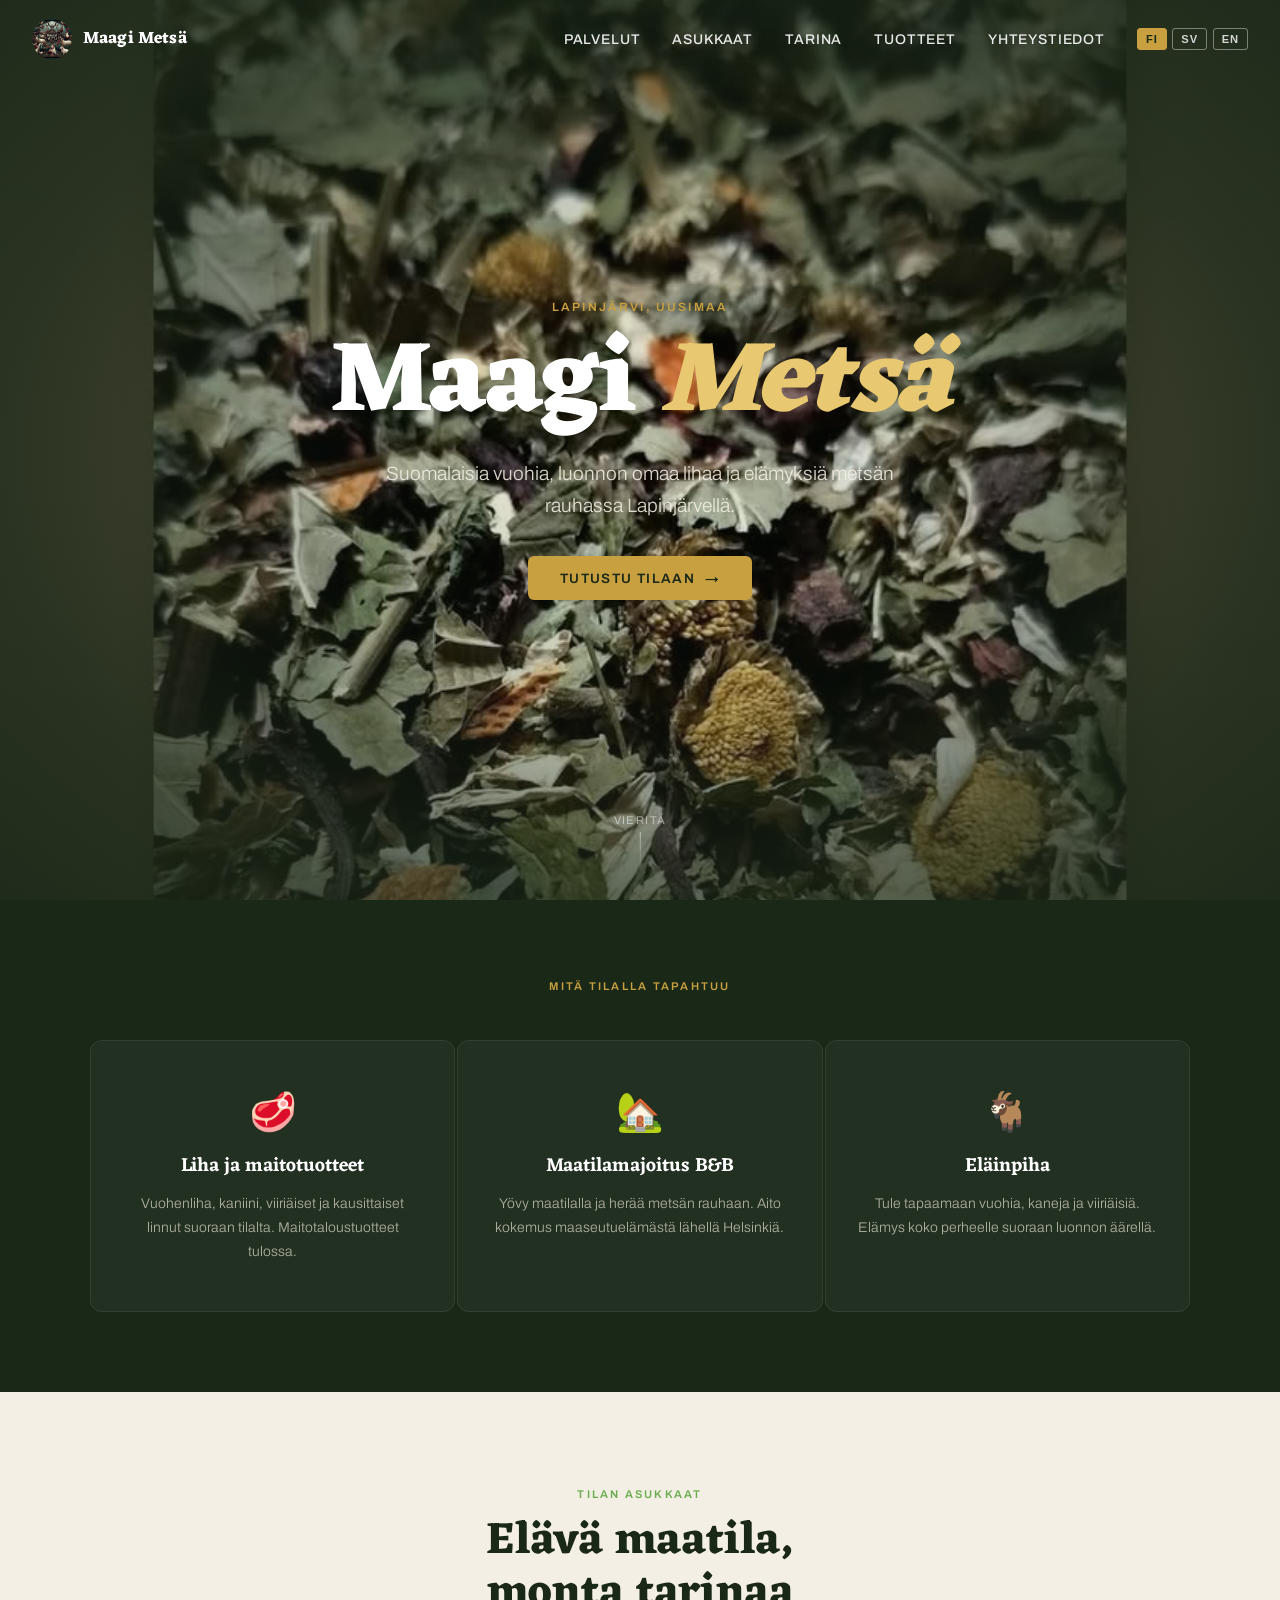
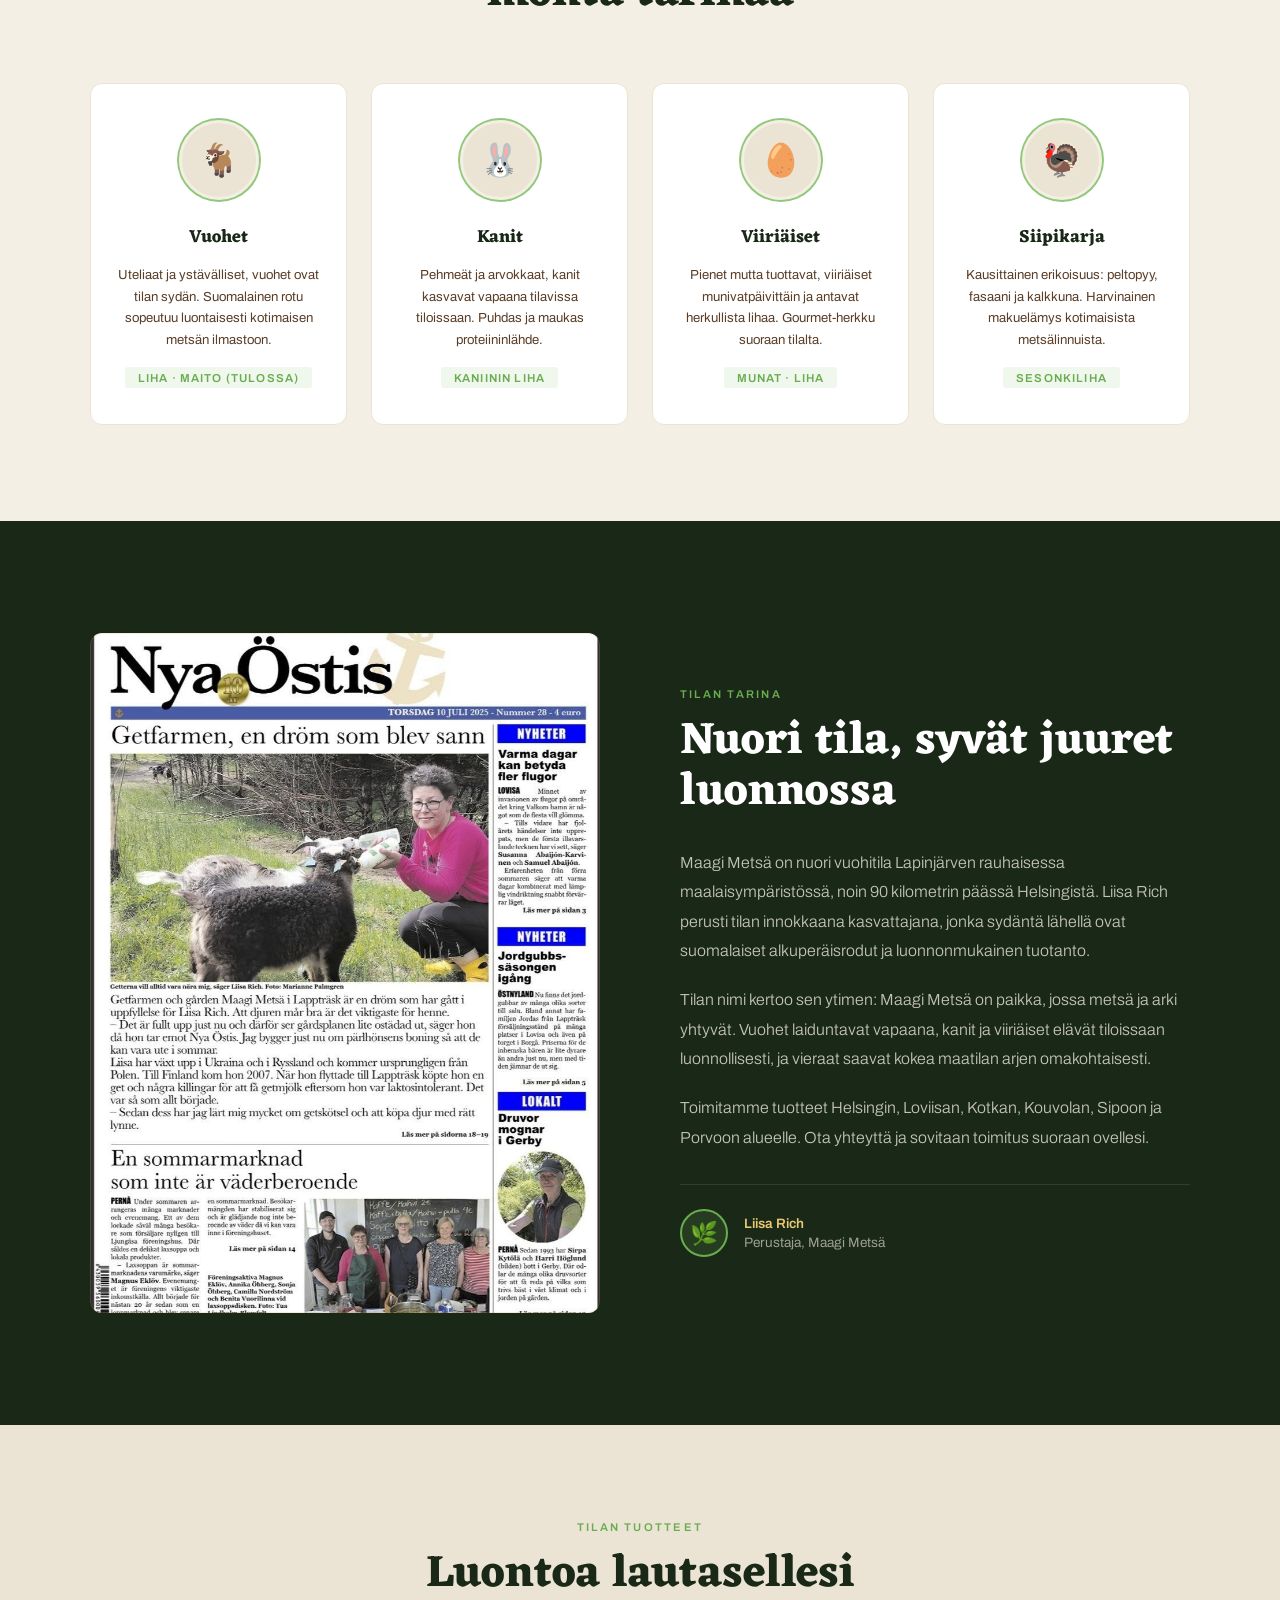
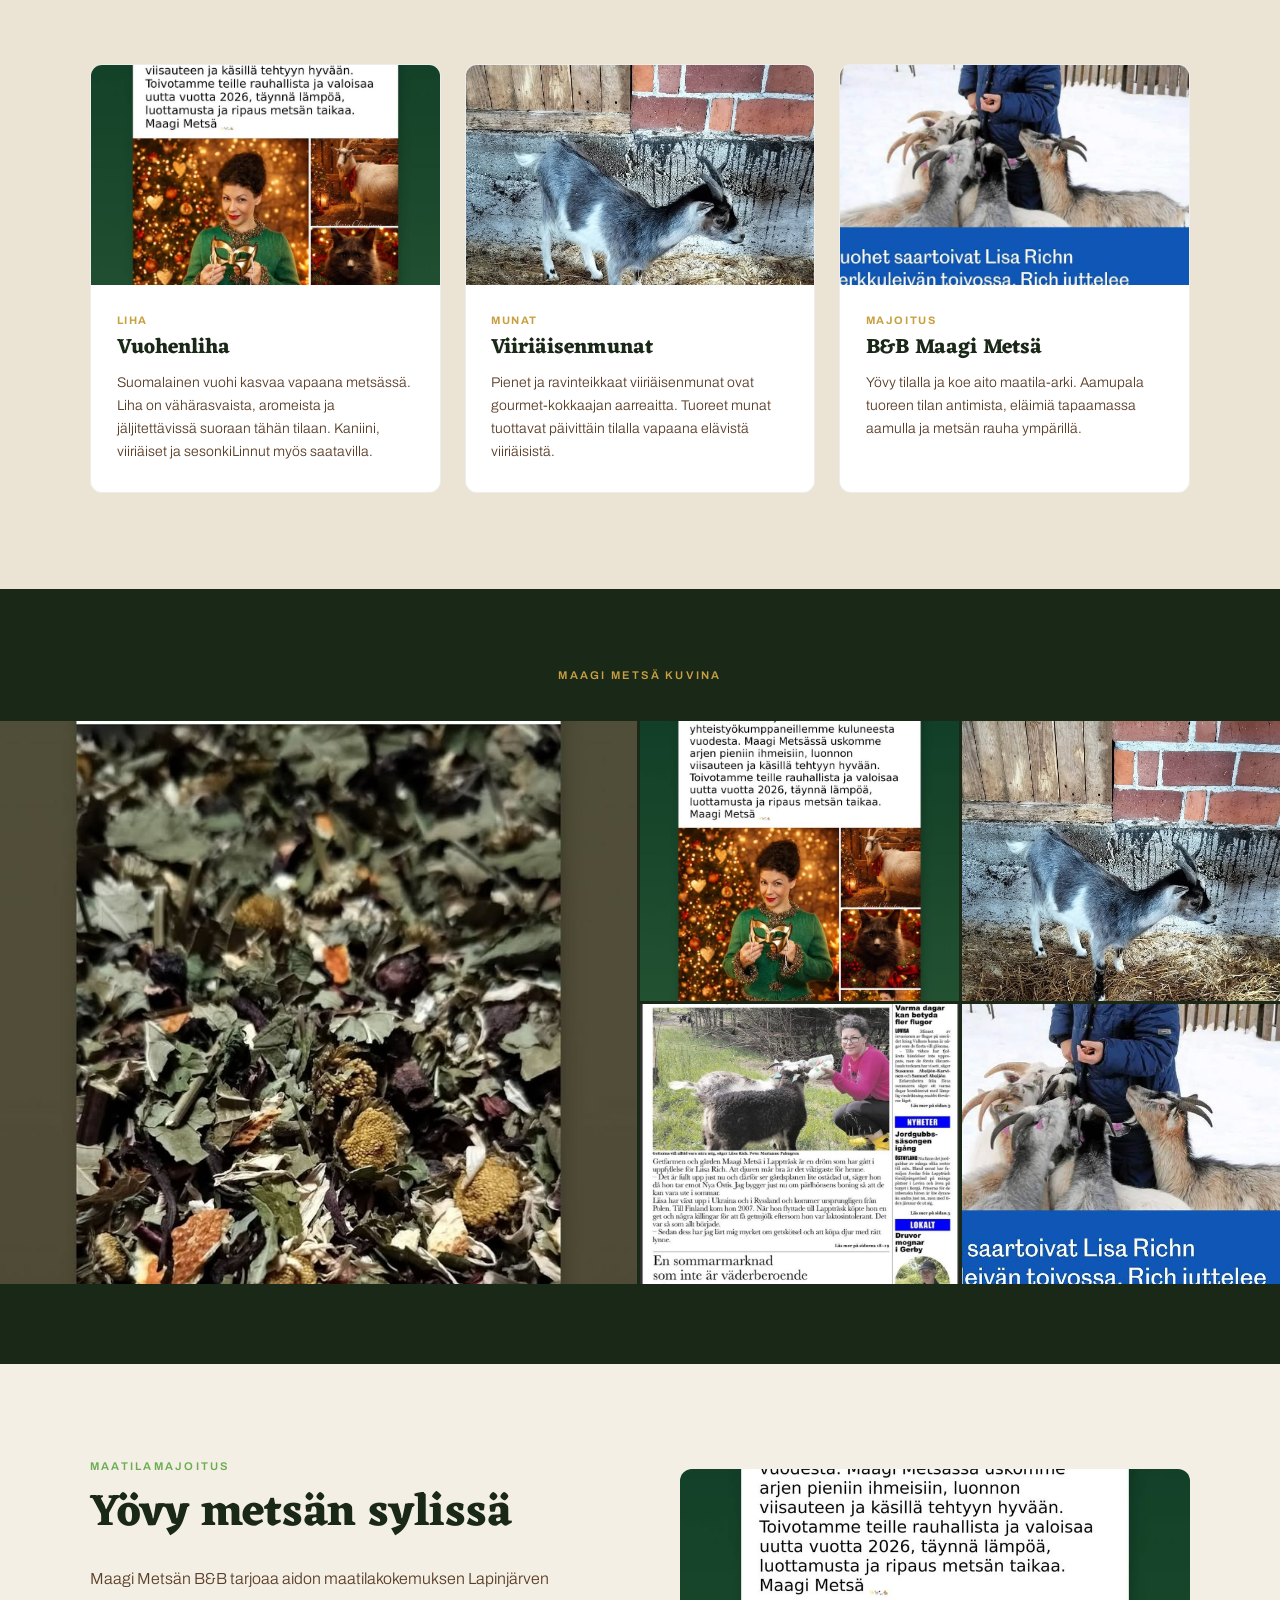
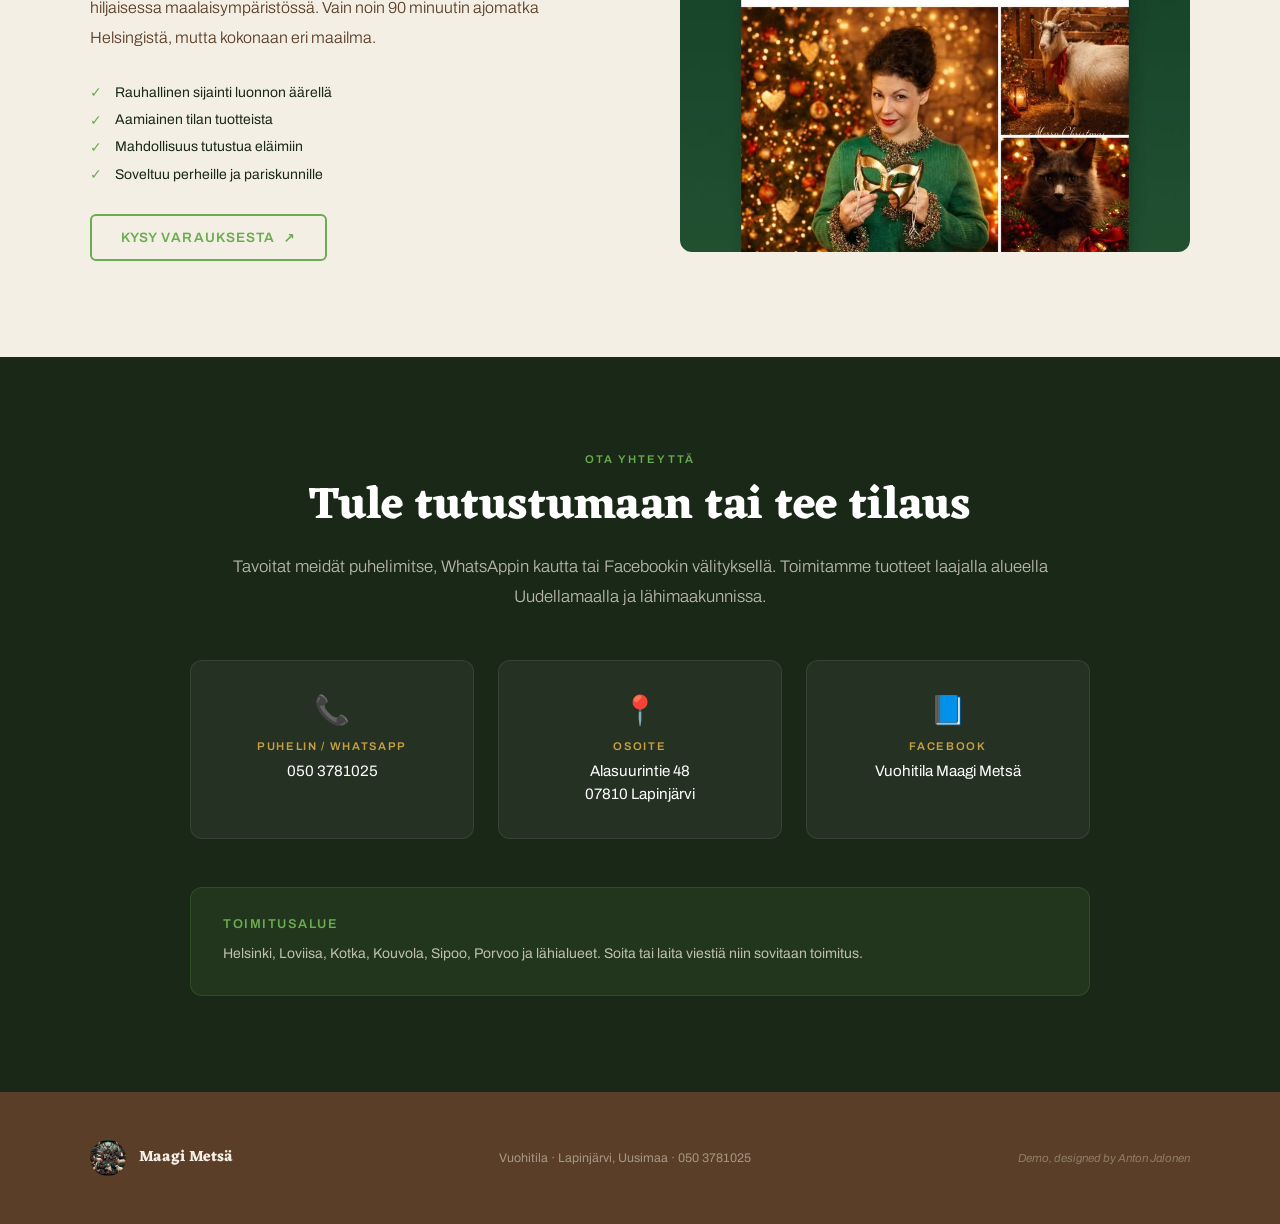
<file: index.html>
<!DOCTYPE html>
<html lang="fi">
<head>
  <meta charset="UTF-8">
  <meta name="viewport" content="width=device-width, initial-scale=1.0">
  <title data-lang-fi="Vuohitila Maagi Metsä — Lapinjärvi, Uusimaa" data-lang-sv="Getgård Maagi Metsä — Lappträsk, Nyland" data-lang-en="Maagi Metsä Goat Farm — Lapinjärvi, Uusimaa">Vuohitila Maagi Metsä — Lapinjärvi, Uusimaa</title>
  <meta name="description" content="Vuohitila Maagi Metsä — suomalaisia vuohia, luomutuotteita ja maatilamajoitusta Lapinjärvellä, Uudellamaalla.">
  <link rel="preconnect" href="https://fonts.googleapis.com">
  <link rel="preconnect" href="https://fonts.gstatic.com" crossorigin>
  <link href="https://fonts.googleapis.com/css2?family=Eczar:wght@400;500;600;700;800&family=Archivo:ital,wght@0,300;0,400;0,500;0,600;1,300;1,400&display=swap" rel="stylesheet">

  <style>
    *, *::before, *::after { box-sizing: border-box; margin: 0; padding: 0; }

    :root {
      --night:   #1a2818;
      --bark:    #5a3e28;
      --sage:    #6aac50;
      --sage-lt: #92c87a;
      --gold:    #c8a040;
      --gold-lt: #e8c870;
      --cream:   #f4efe4;
      --cream-dk:#ebe4d4;
      --mist:    #d0cfc4;
      --white:   #ffffff;

      --font-display: 'Eczar', Georgia, serif;
      --font-body:    'Archivo', system-ui, sans-serif;

      --r-card:   12px;
      --r-circle: 50%;
      --r-btn:    6px;

      --ease: cubic-bezier(0.16, 1, 0.3, 1);
    }

    html { scroll-behavior: smooth; }
    body { font-family: var(--font-body); color: var(--night); background: var(--cream); overflow-x: hidden; }

    /* LANGUAGE SYSTEM */
    body.lang-sv .lang-fi,
    body.lang-sv .lang-en,
    body.lang-en .lang-fi,
    body.lang-en .lang-sv,
    body.lang-fi .lang-sv,
    body.lang-fi .lang-en { display: none !important; }

    .lang-fi, .lang-sv, .lang-en { display: inherit; }
    .i18n-block { display: block; }
    body.lang-sv .i18n-block.lang-sv,
    body.lang-en .i18n-block.lang-en,
    body.lang-fi .i18n-block.lang-fi { display: block; }

    /* NAV */
    nav {
      position: fixed; top: 0; left: 0; width: 100%; z-index: 100;
      padding: 1.2rem 2rem;
      display: flex; align-items: center; justify-content: space-between;
      transition: background 0.4s var(--ease), box-shadow 0.4s var(--ease);
    }
    nav.solid {
      background: var(--cream);
      box-shadow: 0 1px 0 rgba(26,40,24,0.08);
    }
    .nav-logo {
      display: flex; align-items: center; gap: 0.7rem; text-decoration: none;
    }
    .nav-logo img { width: 40px; height: 40px; border-radius: 50%; object-fit: cover; }
    .nav-wordmark {
      font-family: var(--font-display); font-weight: 700; font-size: 1.05rem;
      color: var(--white); letter-spacing: 0.02em;
      transition: color 0.4s;
    }
    nav.solid .nav-wordmark { color: var(--night); }

    .nav-links { display: flex; align-items: center; gap: 2rem; }
    .nav-links a {
      font-family: var(--font-body); font-size: 0.875rem; font-weight: 500;
      text-decoration: none; color: rgba(255,255,255,0.9);
      letter-spacing: 0.06em; text-transform: uppercase;
      transition: color 0.3s, opacity 0.3s;
    }
    .nav-links a:hover { color: var(--gold-lt); }
    nav.solid .nav-links a { color: var(--night); }
    nav.solid .nav-links a:hover { color: var(--sage); }

    .lang-btns { display: flex; gap: 0.35rem; }
    .lang-btn {
      background: none; border: 1px solid rgba(255,255,255,0.4);
      color: rgba(255,255,255,0.8); font-size: 0.7rem; font-weight: 600;
      letter-spacing: 0.08em; padding: 0.25rem 0.5rem; border-radius: 3px;
      cursor: pointer; transition: all 0.2s;
    }
    .lang-btn:hover, .lang-btn.active { background: var(--gold); border-color: var(--gold); color: var(--night); }
    nav.solid .lang-btn { border-color: var(--mist); color: var(--bark); }
    nav.solid .lang-btn:hover, nav.solid .lang-btn.active { background: var(--gold); border-color: var(--gold); color: var(--night); }

    .nav-hamburger {
      display: none; flex-direction: column; gap: 5px; cursor: pointer;
      background: none; border: none; padding: 4px;
    }
    .nav-hamburger span { display: block; width: 22px; height: 2px; background: var(--white); border-radius: 2px; transition: background 0.4s; }
    nav.solid .nav-hamburger span { background: var(--night); }

    /* HERO — Portal Veil */
    .hero {
      position: relative; width: 100%; height: 100vh; min-height: 600px;
      overflow: hidden; display: flex; align-items: center; justify-content: center;
    }
    .hero-bg {
      position: absolute; inset: 0;
      background: url('images/gallery1.jpg') center center / cover no-repeat;
    }
    .hero-veil {
      position: absolute; inset: 0;
      background: radial-gradient(
        ellipse at center,
        rgba(26,40,24,0.05) 0%,
        rgba(26,40,24,0.25) 40%,
        rgba(26,40,24,0.70) 70%,
        rgba(26,40,24,0.90) 100%
      );
    }
    .hero-content {
      position: relative; z-index: 2; text-align: center;
      padding: 2rem; max-width: 760px;
    }
    .hero-eyebrow {
      font-family: var(--font-body); font-size: 0.75rem; font-weight: 600;
      letter-spacing: 0.18em; text-transform: uppercase;
      color: var(--gold); margin-bottom: 1.2rem;
      opacity: 0; transform: translateY(16px);
      animation: fadeUp 0.8s var(--ease) 0.2s forwards;
    }
    .hero-name {
      font-family: var(--font-display); font-weight: 800; font-size: clamp(3rem, 8vw, 6.5rem);
      color: var(--white); line-height: 1.0; letter-spacing: -0.02em;
      margin-bottom: 1.4rem;
      opacity: 0; transform: translateY(20px);
      animation: fadeUp 0.9s var(--ease) 0.4s forwards;
    }
    .hero-name em { color: var(--gold-lt); font-style: italic; }
    .hero-tagline {
      font-size: clamp(1rem, 2.5vw, 1.2rem); font-weight: 300; line-height: 1.65;
      color: rgba(244,239,228,0.88); max-width: 560px; margin: 0 auto 2.2rem;
      opacity: 0; transform: translateY(16px);
      animation: fadeUp 0.9s var(--ease) 0.65s forwards;
    }
    .hero-cta {
      display: inline-flex; align-items: center; gap: 0.6rem;
      background: var(--gold); color: var(--night); text-decoration: none;
      font-weight: 600; font-size: 0.85rem; letter-spacing: 0.1em; text-transform: uppercase;
      padding: 0.9rem 2rem; border-radius: var(--r-btn);
      opacity: 0; animation: fadeUp 0.9s var(--ease) 0.9s forwards;
      transition: background 0.2s, transform 0.2s;
    }
    .hero-cta:hover { background: var(--gold-lt); transform: translateY(-2px); }
    .hero-scroll {
      position: absolute; bottom: 2rem; left: 50%; transform: translateX(-50%);
      z-index: 2; display: flex; flex-direction: column; align-items: center; gap: 0.4rem;
      color: rgba(255,255,255,0.5); font-size: 0.7rem; letter-spacing: 0.12em;
      text-transform: uppercase; animation: bounce 2s ease infinite 1.5s;
    }
    .hero-scroll::after {
      content: ''; display: block; width: 1px; height: 36px;
      background: linear-gradient(to bottom, rgba(255,255,255,0.5), transparent);
    }

    /* SERVICES STRIP */
    .services {
      background: var(--night); padding: 5rem 2rem;
    }
    .services-inner { max-width: 1100px; margin: 0 auto; }
    .services-label {
      font-size: 0.7rem; font-weight: 600; letter-spacing: 0.2em; text-transform: uppercase;
      color: var(--gold); margin-bottom: 3rem; text-align: center;
    }
    .services-grid {
      display: grid; grid-template-columns: repeat(3, 1fr); gap: 2px;
    }
    .service-card {
      background: rgba(255,255,255,0.04); padding: 3rem 2rem; text-align: center;
      border: 1px solid rgba(255,255,255,0.07); border-radius: var(--r-card);
      transition: background 0.3s, transform 0.3s;
    }
    .service-card:hover { background: rgba(255,255,255,0.08); transform: translateY(-4px); }
    .service-icon { font-size: 2.4rem; margin-bottom: 1.2rem; display: block; }
    .service-title {
      font-family: var(--font-display); font-weight: 600; font-size: 1.2rem;
      color: var(--white); margin-bottom: 0.8rem; line-height: 1.3;
    }
    .service-desc {
      font-size: 0.875rem; font-weight: 300; line-height: 1.7;
      color: rgba(244,239,228,0.65);
    }

    /* ANIMAL PROFILES — Tilan asukkaat */
    .residents {
      padding: 6rem 2rem; background: var(--cream);
    }
    .residents-inner { max-width: 1100px; margin: 0 auto; }
    .section-header { text-align: center; margin-bottom: 4rem; }
    .section-eyebrow {
      font-size: 0.7rem; font-weight: 600; letter-spacing: 0.2em; text-transform: uppercase;
      color: var(--sage); margin-bottom: 1rem; display: block;
    }
    .section-title {
      font-family: var(--font-display); font-weight: 700; font-size: clamp(1.8rem, 4vw, 2.8rem);
      color: var(--night); line-height: 1.15;
    }
    .residents-grid {
      display: grid; grid-template-columns: repeat(4, 1fr); gap: 1.5rem;
    }
    .resident-card {
      background: var(--white); border-radius: var(--r-card);
      padding: 2.2rem 1.5rem; text-align: center;
      border: 1px solid var(--cream-dk);
      transition: box-shadow 0.3s, transform 0.3s;
    }
    .resident-card:hover { box-shadow: 0 12px 40px rgba(26,40,24,0.10); transform: translateY(-4px); }
    .resident-circle {
      width: 80px; height: 80px; border-radius: var(--r-circle);
      background: var(--cream-dk); margin: 0 auto 1.4rem;
      display: flex; align-items: center; justify-content: center;
      font-size: 2rem; border: 3px solid var(--cream);
      box-shadow: 0 0 0 2px var(--sage-lt);
    }
    .resident-name {
      font-family: var(--font-display); font-weight: 700; font-size: 1.1rem;
      color: var(--night); margin-bottom: 0.7rem;
    }
    .resident-desc {
      font-size: 0.82rem; font-weight: 400; line-height: 1.65;
      color: var(--bark); margin-bottom: 1rem;
    }
    .resident-product {
      font-size: 0.72rem; font-weight: 600; letter-spacing: 0.1em; text-transform: uppercase;
      color: var(--sage); background: rgba(106,172,80,0.1); padding: 0.3rem 0.8rem;
      border-radius: 3px; display: inline-block;
    }

    /* TARINA — Story */
    .tarina {
      background: var(--night); padding: 7rem 2rem;
    }
    .tarina-inner {
      max-width: 1100px; margin: 0 auto;
      display: grid; grid-template-columns: 1fr 1fr; gap: 5rem; align-items: center;
    }
    .tarina-photo {
      border-radius: var(--r-card); overflow: hidden;
      aspect-ratio: 3/4; position: relative;
    }
    .tarina-photo img {
      width: 100%; height: 100%; object-fit: cover; display: block;
    }
    .tarina-photo::after {
      content: ''; position: absolute; inset: 0;
      border: 1px solid rgba(200,160,64,0.2);
      border-radius: var(--r-card); pointer-events: none;
    }
    .tarina-text .section-eyebrow { text-align: left; }
    .tarina-text .section-title { text-align: left; color: var(--white); margin-bottom: 1.8rem; }
    .tarina-body {
      font-size: 1rem; font-weight: 300; line-height: 1.85;
      color: rgba(244,239,228,0.78); margin-bottom: 2rem;
    }
    .tarina-body p + p { margin-top: 1.2rem; }
    .tarina-sig {
      display: flex; align-items: center; gap: 1rem;
      padding-top: 1.5rem; border-top: 1px solid rgba(255,255,255,0.1);
    }
    .tarina-sig-circle {
      width: 48px; height: 48px; border-radius: 50%;
      background: rgba(106,172,80,0.15); border: 2px solid var(--sage);
      display: flex; align-items: center; justify-content: center;
      font-size: 1.4rem; flex-shrink: 0;
    }
    .tarina-sig-text { font-size: 0.85rem; color: rgba(244,239,228,0.6); line-height: 1.4; }
    .tarina-sig-name { font-weight: 600; color: var(--gold-lt); }

    /* TUOTTEET — Products */
    .tuotteet {
      padding: 6rem 2rem; background: var(--cream-dk);
    }
    .tuotteet-inner { max-width: 1100px; margin: 0 auto; }
    .tuotteet-grid {
      display: grid; grid-template-columns: repeat(3, 1fr); gap: 1.5rem; margin-top: 4rem;
    }
    .product-card {
      background: var(--white); border-radius: var(--r-card); overflow: hidden;
      border: 1px solid rgba(26,40,24,0.08);
      transition: box-shadow 0.3s, transform 0.3s;
    }
    .product-card:hover { box-shadow: 0 16px 48px rgba(26,40,24,0.12); transform: translateY(-4px); }
    .product-photo {
      height: 220px; overflow: hidden;
    }
    .product-photo img { width: 100%; height: 100%; object-fit: cover; display: block; transition: transform 0.6s var(--ease); }
    .product-card:hover .product-photo img { transform: scale(1.04); }
    .product-body { padding: 1.8rem 1.6rem; }
    .product-tag {
      font-size: 0.68rem; font-weight: 700; letter-spacing: 0.14em; text-transform: uppercase;
      color: var(--gold); margin-bottom: 0.6rem; display: block;
    }
    .product-name {
      font-family: var(--font-display); font-weight: 700; font-size: 1.3rem;
      color: var(--night); margin-bottom: 0.6rem; line-height: 1.25;
    }
    .product-desc {
      font-size: 0.875rem; font-weight: 300; line-height: 1.65; color: var(--bark);
    }

    /* GALLERIA */
    .galleria {
      background: var(--night); padding: 5rem 0;
    }
    .galleria-label {
      font-size: 0.7rem; font-weight: 600; letter-spacing: 0.2em; text-transform: uppercase;
      color: var(--gold); text-align: center; margin-bottom: 2.5rem; padding: 0 2rem;
    }
    .gallery-grid {
      display: grid;
      grid-template-columns: 2fr 1fr 1fr;
      grid-template-rows: 280px 280px;
      gap: 3px;
    }
    .gallery-cell { overflow: hidden; }
    .gallery-cell.span-rows { grid-row: 1 / 3; }
    .gallery-cell img {
      width: 100%; height: 100%; object-fit: cover; display: block;
      transition: transform 0.6s var(--ease), opacity 0.3s;
    }
    .gallery-cell:hover img { transform: scale(1.04); opacity: 0.9; }

    /* MAJOITUS — Accommodation */
    .majoitus {
      padding: 6rem 2rem; background: var(--cream);
    }
    .majoitus-inner {
      max-width: 1100px; margin: 0 auto;
      display: grid; grid-template-columns: 1fr 1fr; gap: 5rem; align-items: center;
    }
    .majoitus-text .section-title { text-align: left; margin-bottom: 1.5rem; }
    .majoitus-text .section-eyebrow { text-align: left; }
    .majoitus-body {
      font-size: 1rem; font-weight: 300; line-height: 1.85; color: var(--bark); margin-bottom: 2rem;
    }
    .majoitus-features {
      display: flex; flex-direction: column; gap: 0.7rem; margin-bottom: 2rem;
    }
    .majoitus-feature {
      display: flex; align-items: center; gap: 0.8rem;
      font-size: 0.875rem; color: var(--night);
    }
    .majoitus-feature::before { content: '✓'; color: var(--sage); font-weight: 700; flex-shrink: 0; }
    .majoitus-photo {
      border-radius: var(--r-card); overflow: hidden; aspect-ratio: 4/3;
    }
    .majoitus-photo img { width: 100%; height: 100%; object-fit: cover; display: block; }
    .btn-outline {
      display: inline-flex; align-items: center; gap: 0.5rem;
      border: 2px solid var(--sage); color: var(--sage); text-decoration: none;
      font-weight: 600; font-size: 0.85rem; letter-spacing: 0.08em; text-transform: uppercase;
      padding: 0.85rem 1.8rem; border-radius: var(--r-btn);
      transition: background 0.2s, color 0.2s;
    }
    .btn-outline:hover { background: var(--sage); color: var(--white); }

    /* YHTEYSTIEDOT */
    .yhteystiedot {
      background: var(--night); padding: 6rem 2rem;
    }
    .yhteystiedot-inner {
      max-width: 900px; margin: 0 auto; text-align: center;
    }
    .yhteystiedot .section-title { color: var(--white); margin-bottom: 1.2rem; }
    .yhteystiedot .section-eyebrow { justify-content: center; display: block; margin-bottom: 1rem; }
    .contact-intro {
      font-size: 1.05rem; font-weight: 300; line-height: 1.8;
      color: rgba(244,239,228,0.72); margin-bottom: 3rem;
    }
    .contact-grid {
      display: grid; grid-template-columns: repeat(3, 1fr); gap: 1.5rem; margin-bottom: 3rem;
    }
    .contact-card {
      background: rgba(255,255,255,0.05); border: 1px solid rgba(255,255,255,0.08);
      border-radius: var(--r-card); padding: 2rem 1.5rem; text-align: center;
    }
    .contact-icon { font-size: 1.8rem; margin-bottom: 0.8rem; display: block; }
    .contact-label {
      font-size: 0.7rem; font-weight: 600; letter-spacing: 0.15em; text-transform: uppercase;
      color: var(--gold); margin-bottom: 0.5rem; display: block;
    }
    .contact-value {
      font-size: 0.95rem; color: var(--white); text-decoration: none;
      font-weight: 400; line-height: 1.5;
    }
    .contact-value:hover { color: var(--gold-lt); }
    .delivery-area {
      background: rgba(106,172,80,0.1); border: 1px solid rgba(106,172,80,0.2);
      border-radius: var(--r-card); padding: 1.8rem 2rem; text-align: left;
    }
    .delivery-title {
      font-size: 0.8rem; font-weight: 600; letter-spacing: 0.12em; text-transform: uppercase;
      color: var(--sage); margin-bottom: 0.8rem;
    }
    .delivery-text {
      font-size: 0.875rem; color: rgba(244,239,228,0.75); line-height: 1.6;
    }

    /* FOOTER */
    footer {
      background: var(--bark); padding: 3rem 2rem;
    }
    .footer-inner {
      max-width: 1100px; margin: 0 auto;
      display: flex; align-items: center; justify-content: space-between; flex-wrap: wrap; gap: 1rem;
    }
    .footer-left { display: flex; align-items: center; gap: 0.8rem; }
    .footer-logo { width: 36px; height: 36px; border-radius: 50%; object-fit: cover; }
    .footer-name {
      font-family: var(--font-display); font-size: 0.95rem; font-weight: 700;
      color: var(--cream);
    }
    .footer-mid { font-size: 0.78rem; color: rgba(244,239,228,0.5); text-align: center; }
    .footer-right { font-size: 0.72rem; color: rgba(244,239,228,0.35); font-style: italic; }

    /* MOBILE NAV */
    .mobile-menu {
      display: none; position: fixed; inset: 0; z-index: 99;
      background: var(--night); padding: 5rem 2rem 2rem;
      flex-direction: column; align-items: flex-start; gap: 2rem;
    }
    .mobile-menu.open { display: flex; }
    .mobile-menu a {
      font-family: var(--font-display); font-size: 1.8rem; font-weight: 700;
      color: var(--white); text-decoration: none;
    }
    .mobile-menu a:hover { color: var(--gold); }
    .mobile-menu-close {
      position: absolute; top: 1.5rem; right: 2rem;
      background: none; border: none; font-size: 1.5rem; color: var(--white); cursor: pointer;
    }
    .mobile-lang { display: flex; gap: 0.5rem; margin-top: 1rem; }
    .mobile-lang button {
      background: rgba(255,255,255,0.1); border: 1px solid rgba(255,255,255,0.2);
      color: var(--white); padding: 0.4rem 0.8rem; border-radius: 3px;
      font-size: 0.8rem; cursor: pointer;
    }
    .mobile-lang button.active { background: var(--gold); border-color: var(--gold); color: var(--night); }

    /* ANIMATIONS */
    @keyframes fadeUp {
      to { opacity: 1; transform: translateY(0); }
    }
    @keyframes bounce {
      0%, 100% { transform: translateX(-50%) translateY(0); }
      50% { transform: translateX(-50%) translateY(-8px); }
    }
    .reveal {
      opacity: 0; transform: translateY(28px);
      transition: opacity 0.7s var(--ease), transform 0.7s var(--ease);
    }
    .reveal.visible { opacity: 1; transform: translateY(0); }
    .reveal-d1 { transition-delay: 0.1s; }
    .reveal-d2 { transition-delay: 0.2s; }
    .reveal-d3 { transition-delay: 0.3s; }
    .reveal-d4 { transition-delay: 0.4s; }

    /* RESPONSIVE */
    @media (max-width: 1024px) {
      .residents-grid { grid-template-columns: repeat(2, 1fr); }
      .tarina-inner, .majoitus-inner { grid-template-columns: 1fr; gap: 3rem; }
      .tarina-photo { aspect-ratio: 16/9; max-height: 360px; }
      .tarina-photo img { object-position: center 30%; }
      .majoitus-photo { aspect-ratio: 16/9; }
    }
    @media (max-width: 768px) {
      .nav-links { display: none; }
      .nav-hamburger { display: flex; }
      nav { padding: 1rem 1.5rem; }
      .hero-name { font-size: clamp(2.2rem, 10vw, 3.5rem); }
      .services-grid { grid-template-columns: 1fr; gap: 1rem; }
      .tuotteet-grid { grid-template-columns: 1fr; }
      .gallery-grid { grid-template-columns: 1fr 1fr; grid-template-rows: 200px 200px 200px; }
      .gallery-cell.span-rows { grid-row: auto; }
      .contact-grid { grid-template-columns: 1fr; }
      .footer-inner { flex-direction: column; text-align: center; }
      .residents-grid { grid-template-columns: repeat(2, 1fr); }
    }
    @media (max-width: 480px) {
      .residents-grid { grid-template-columns: 1fr; }
      .gallery-grid { grid-template-columns: 1fr; grid-template-rows: auto; }
      .gallery-cell { height: 260px; }
    }
  </style>
</head>
<body class="lang-fi">

  <!-- MOBILE MENU -->
  <div class="mobile-menu" id="mobileMenu">
    <button class="mobile-menu-close" onclick="closeMobileMenu()">✕</button>
    <a href="#palvelut" onclick="closeMobileMenu()"><span class="lang-fi">Palvelut</span><span class="lang-sv">Tjänster</span><span class="lang-en">Services</span></a>
    <a href="#asukkaat" onclick="closeMobileMenu()"><span class="lang-fi">Asukkaat</span><span class="lang-sv">Invånare</span><span class="lang-en">Residents</span></a>
    <a href="#tarina" onclick="closeMobileMenu()"><span class="lang-fi">Tarina</span><span class="lang-sv">Berättelse</span><span class="lang-en">Story</span></a>
    <a href="#tuotteet" onclick="closeMobileMenu()"><span class="lang-fi">Tuotteet</span><span class="lang-sv">Produkter</span><span class="lang-en">Products</span></a>
    <a href="#yhteystiedot" onclick="closeMobileMenu()"><span class="lang-fi">Yhteystiedot</span><span class="lang-sv">Kontakt</span><span class="lang-en">Contact</span></a>
    <div class="mobile-lang">
      <button class="active" onclick="setLang('fi',this)">FI</button>
      <button onclick="setLang('sv',this)">SV</button>
      <button onclick="setLang('en',this)">EN</button>
    </div>
  </div>

  <!-- NAV -->
  <nav id="mainNav">
    <a href="#" class="nav-logo">
      <img src="images/logo.jpg" alt="Maagi Metsä">
      <span class="nav-wordmark">Maagi Metsä</span>
    </a>
    <div class="nav-links">
      <a href="#palvelut"><span class="lang-fi">Palvelut</span><span class="lang-sv">Tjänster</span><span class="lang-en">Services</span></a>
      <a href="#asukkaat"><span class="lang-fi">Asukkaat</span><span class="lang-sv">Invånare</span><span class="lang-en">Residents</span></a>
      <a href="#tarina"><span class="lang-fi">Tarina</span><span class="lang-sv">Berättelse</span><span class="lang-en">Story</span></a>
      <a href="#tuotteet"><span class="lang-fi">Tuotteet</span><span class="lang-sv">Produkter</span><span class="lang-en">Products</span></a>
      <a href="#yhteystiedot"><span class="lang-fi">Yhteystiedot</span><span class="lang-sv">Kontakt</span><span class="lang-en">Contact</span></a>
      <div class="lang-btns">
        <button class="lang-btn active" onclick="setLang('fi',this)">FI</button>
        <button class="lang-btn" onclick="setLang('sv',this)">SV</button>
        <button class="lang-btn" onclick="setLang('en',this)">EN</button>
      </div>
    </div>
    <button class="nav-hamburger" onclick="openMobileMenu()" aria-label="Valikko">
      <span></span><span></span><span></span>
    </button>
  </nav>

  <!-- HERO -->
  <section class="hero">
    <div class="hero-bg"></div>
    <div class="hero-veil"></div>
    <div class="hero-content">
      <p class="hero-eyebrow">
        <span class="lang-fi">Lapinjärvi, Uusimaa</span>
        <span class="lang-sv">Lappträsk, Nyland</span>
        <span class="lang-en">Lapinjärvi, Uusimaa</span>
      </p>
      <h1 class="hero-name">Maagi&nbsp;<em>Metsä</em></h1>
      <p class="hero-tagline">
        <span class="lang-fi">Suomalaisia vuohia, luonnon omaa lihaa ja elämyksiä metsän rauhassa Lapinjärvellä.</span>
        <span class="lang-sv">Finska getter, naturkött och upplevelser i skogens lugn i Lappträsk.</span>
        <span class="lang-en">Finnish goats, pasture-raised meat, and forest experiences in peaceful Lapinjärvi.</span>
      </p>
      <a href="#palvelut" class="hero-cta">
        <span class="lang-fi">Tutustu tilaan</span>
        <span class="lang-sv">Utforska gården</span>
        <span class="lang-en">Explore the Farm</span>
        <span>&#8594;</span>
      </a>
    </div>
    <div class="hero-scroll">
      <span class="lang-fi">Vieritä</span>
      <span class="lang-sv">Scrolla</span>
      <span class="lang-en">Scroll</span>
    </div>
  </section>

  <!-- SERVICES STRIP -->
  <section class="services" id="palvelut">
    <div class="services-inner">
      <p class="services-label">
        <span class="lang-fi">Mitä tilalla tapahtuu</span>
        <span class="lang-sv">Vad händer på gården</span>
        <span class="lang-en">What happens on the farm</span>
      </p>
      <div class="services-grid">
        <div class="service-card reveal reveal-d1">
          <span class="service-icon">🥩</span>
          <h3 class="service-title">
            <span class="lang-fi">Liha ja maitotuotteet</span>
            <span class="lang-sv">Kött och mejeriprodukter</span>
            <span class="lang-en">Meat and Dairy</span>
          </h3>
          <p class="service-desc">
            <span class="lang-fi">Vuohenliha, kaniini, viiriäiset ja kausittaiset linnut suoraan tilalta. Maitotaloustuotteet tulossa.</span>
            <span class="lang-sv">Getkött, kanin, vaktelar och säsongsfågel direkt från gården. Mejeriprodukter på väg.</span>
            <span class="lang-en">Goat meat, rabbit, quail, and seasonal birds direct from the farm. Dairy products coming soon.</span>
          </p>
        </div>
        <div class="service-card reveal reveal-d2">
          <span class="service-icon">🏡</span>
          <h3 class="service-title">
            <span class="lang-fi">Maatilamajoitus B&B</span>
            <span class="lang-sv">Bondgårdsboende B&B</span>
            <span class="lang-en">Farm Stay B&B</span>
          </h3>
          <p class="service-desc">
            <span class="lang-fi">Yövy maatilalla ja herää metsän rauhaan. Aito kokemus maaseutuelämästä lähellä Helsinkiä.</span>
            <span class="lang-sv">Övernatta på gården och vakna till skogens lugn. Äkta lantliv nära Helsingfors.</span>
            <span class="lang-en">Stay on the farm and wake to forest calm. Genuine rural life close to Helsinki.</span>
          </p>
        </div>
        <div class="service-card reveal reveal-d3">
          <span class="service-icon">🐐</span>
          <h3 class="service-title">
            <span class="lang-fi">Eläinpiha</span>
            <span class="lang-sv">Djurgård</span>
            <span class="lang-en">Petting Farm</span>
          </h3>
          <p class="service-desc">
            <span class="lang-fi">Tule tapaamaan vuohia, kaneja ja viiriäisiä. Elämys koko perheelle suoraan luonnon äärellä.</span>
            <span class="lang-sv">Kom och möt getter, kaniner och vaktelar. En upplevelse för hela familjen i naturen.</span>
            <span class="lang-en">Come meet the goats, rabbits, and quails. A full-family experience right in nature.</span>
          </p>
        </div>
      </div>
    </div>
  </section>

  <!-- TILAN ASUKKAAT -->
  <section class="residents" id="asukkaat">
    <div class="residents-inner">
      <div class="section-header">
        <span class="section-eyebrow">
          <span class="lang-fi">Tilan asukkaat</span>
          <span class="lang-sv">Gårdens invånare</span>
          <span class="lang-en">Farm Residents</span>
        </span>
        <h2 class="section-title">
          <span class="lang-fi">Elävä maatila,<br>monta tarinaa</span>
          <span class="lang-sv">En levande gård,<br>många berättelser</span>
          <span class="lang-en">A living farm,<br>many stories</span>
        </h2>
      </div>
      <div class="residents-grid">
        <div class="resident-card reveal reveal-d1">
          <div class="resident-circle">🐐</div>
          <h3 class="resident-name">
            <span class="lang-fi">Vuohet</span>
            <span class="lang-sv">Getter</span>
            <span class="lang-en">Goats</span>
          </h3>
          <p class="resident-desc">
            <span class="lang-fi">Uteliaat ja ystävälliset, vuohet ovat tilan sydän. Suomalainen rotu sopeutuu luontaisesti kotimaisen metsän ilmastoon.</span>
            <span class="lang-sv">Nyfikna och vänliga, getterna är gårdens hjärta. Den finska rasen anpassar sig naturligt till det inhemska skogsklimatet.</span>
            <span class="lang-en">Curious and gentle, the goats are the heart of the farm. The Finnish breed adapts naturally to the local forest climate.</span>
          </p>
          <span class="resident-product">
            <span class="lang-fi">Liha · Maito (tulossa)</span>
            <span class="lang-sv">Kött · Mjölk (kommer)</span>
            <span class="lang-en">Meat · Dairy (coming soon)</span>
          </span>
        </div>
        <div class="resident-card reveal reveal-d2">
          <div class="resident-circle">🐰</div>
          <h3 class="resident-name">
            <span class="lang-fi">Kanit</span>
            <span class="lang-sv">Kaniner</span>
            <span class="lang-en">Rabbits</span>
          </h3>
          <p class="resident-desc">
            <span class="lang-fi">Pehmeät ja arvokkaat, kanit kasvavat vapaana tilavissa tiloissaan. Puhdas ja maukas proteiininlähde.</span>
            <span class="lang-sv">Mjuka och värdefulla, kaninerna lever fritt i rymliga utrymmen. En ren och välsmakande proteinkälla.</span>
            <span class="lang-en">Soft and prized, the rabbits roam freely in spacious housing. A clean, flavourful source of protein.</span>
          </p>
          <span class="resident-product">
            <span class="lang-fi">Kaniinin liha</span>
            <span class="lang-sv">Kaninkött</span>
            <span class="lang-en">Rabbit meat</span>
          </span>
        </div>
        <div class="resident-card reveal reveal-d3">
          <div class="resident-circle">🥚</div>
          <h3 class="resident-name">
            <span class="lang-fi">Viiriäiset</span>
            <span class="lang-sv">Vaktelar</span>
            <span class="lang-en">Quails</span>
          </h3>
          <p class="resident-desc">
            <span class="lang-fi">Pienet mutta tuottavat, viiriäiset munivatpäivittäin ja antavat herkullista lihaa. Gourmet-herkku suoraan tilalta.</span>
            <span class="lang-sv">Små men produktiva, vaktelarna värper dagligen och ger välsmakande kött. Gourmetdelikatess direkt från gården.</span>
            <span class="lang-en">Small but productive, quails lay daily and yield flavourful meat. A gourmet treat straight from the farm.</span>
          </p>
          <span class="resident-product">
            <span class="lang-fi">Munat · Liha</span>
            <span class="lang-sv">Ägg · Kött</span>
            <span class="lang-en">Eggs · Meat</span>
          </span>
        </div>
        <div class="resident-card reveal reveal-d4">
          <div class="resident-circle">🦃</div>
          <h3 class="resident-name">
            <span class="lang-fi">Siipikarja</span>
            <span class="lang-sv">Fjäderfä</span>
            <span class="lang-en">Seasonal Poultry</span>
          </h3>
          <p class="resident-desc">
            <span class="lang-fi">Kausittainen erikoisuus: peltopyy, fasaani ja kalkkuna. Harvinainen makuelämys kotimaisista metsälinnuista.</span>
            <span class="lang-sv">Säsongsspecialitet: rapphöna, fasan och kalkon. En sällsynt smakupplevelse från inhemska skogsfåglar.</span>
            <span class="lang-en">Seasonal specialty: partridge, pheasant, and turkey. A rare culinary treat from Finnish woodland birds.</span>
          </p>
          <span class="resident-product">
            <span class="lang-fi">Sesonkiliha</span>
            <span class="lang-sv">Säsongskött</span>
            <span class="lang-en">Seasonal meat</span>
          </span>
        </div>
      </div>
    </div>
  </section>

  <!-- TARINA -->
  <section class="tarina" id="tarina">
    <div class="tarina-inner">
      <div class="tarina-photo reveal">
        <img src="images/gallery4.jpg" alt="Maagi Metsä — vuohitila Lapinjärvellä">
      </div>
      <div class="tarina-text reveal reveal-d2">
        <span class="section-eyebrow">
          <span class="lang-fi">Tilan tarina</span>
          <span class="lang-sv">Gårdens historia</span>
          <span class="lang-en">The farm's story</span>
        </span>
        <h2 class="section-title">
          <span class="lang-fi">Nuori tila, syvät juuret luonnossa</span>
          <span class="lang-sv">Ung gård, djupa rötter i naturen</span>
          <span class="lang-en">A young farm, deep roots in nature</span>
        </h2>
        <div class="tarina-body">
          <span class="lang-fi">
            <p>Maagi Metsä on nuori vuohitila Lapinjärven rauhaisessa maalaisympäristössä, noin 90 kilometrin päässä Helsingistä. Liisa Rich perusti tilan innokkaana kasvattajana, jonka sydäntä lähellä ovat suomalaiset alkuperäisrodut ja luonnonmukainen tuotanto.</p>
            <p>Tilan nimi kertoo sen ytimen: Maagi Metsä on paikka, jossa metsä ja arki yhtyvät. Vuohet laiduntavat vapaana, kanit ja viiriäiset elävät tiloissaan luonnollisesti, ja vieraat saavat kokea maatilan arjen omakohtaisesti.</p>
            <p>Toimitamme tuotteet Helsingin, Loviisan, Kotkan, Kouvolan, Sipoon ja Porvoon alueelle. Ota yhteyttä ja sovitaan toimitus suoraan ovellesi.</p>
          </span>
          <span class="lang-sv">
            <p>Maagi Metsä är en ung getgård i den lugna landsbygdsmiljön i Lappträsk, ungefär 90 kilometer från Helsingfors. Liisa Rich grundade gården som en entusiastisk uppfödare med hjärta för finska ursprungsraser och naturlig produktion.</p>
            <p>Gårdens namn berättar om dess kärna: Maagi Metsä är en plats där skogen och vardagen möts. Getterna betar fritt, kaninerna och vaktelarna lever naturligt, och gästerna får uppleva gårdens vardag på nära håll.</p>
            <p>Vi levererar produkter till Helsingfors, Lovisa, Kotka, Kouvola, Sibbo och Borgå-regionen. Kontakta oss för direktleverans till din dörr.</p>
          </span>
          <span class="lang-en">
            <p>Maagi Metsä is a young goat farm in the peaceful countryside of Lapinjärvi, about 90 kilometres from Helsinki. Liisa Rich founded the farm as an enthusiastic breeder with a passion for Finnish native breeds and natural farming.</p>
            <p>The farm's name says it all: Maagi Metsä is a place where forest and everyday life meet. The goats roam freely, the rabbits and quails live naturally, and guests experience farm life first-hand.</p>
            <p>We deliver to the Helsinki, Loviisa, Kotka, Kouvola, Sipoo, and Porvoo areas. Get in touch and we will arrange delivery straight to your door.</p>
          </span>
        </div>
        <div class="tarina-sig">
          <div class="tarina-sig-circle">🌿</div>
          <div class="tarina-sig-text">
            <div class="tarina-sig-name">Liisa Rich</div>
            <span class="lang-fi">Perustaja, Maagi Metsä</span>
            <span class="lang-sv">Grundare, Maagi Metsä</span>
            <span class="lang-en">Founder, Maagi Metsä</span>
          </div>
        </div>
      </div>
    </div>
  </section>

  <!-- TUOTTEET -->
  <section class="tuotteet" id="tuotteet">
    <div class="tuotteet-inner">
      <div class="section-header">
        <span class="section-eyebrow">
          <span class="lang-fi">Tilan tuotteet</span>
          <span class="lang-sv">Gårdens produkter</span>
          <span class="lang-en">Farm Products</span>
        </span>
        <h2 class="section-title">
          <span class="lang-fi">Luontoa lautasellesi</span>
          <span class="lang-sv">Natur på din tallrik</span>
          <span class="lang-en">Nature on your plate</span>
        </h2>
      </div>
      <div class="tuotteet-grid">
        <div class="product-card reveal reveal-d1">
          <div class="product-photo">
            <img src="images/gallery2.jpg" alt="Vuohenliha">
          </div>
          <div class="product-body">
            <span class="product-tag">
              <span class="lang-fi">Liha</span>
              <span class="lang-sv">Kött</span>
              <span class="lang-en">Meat</span>
            </span>
            <h3 class="product-name">
              <span class="lang-fi">Vuohenliha</span>
              <span class="lang-sv">Getkött</span>
              <span class="lang-en">Goat Meat</span>
            </h3>
            <p class="product-desc">
              <span class="lang-fi">Suomalainen vuohi kasvaa vapaana metsässä. Liha on vähärasvaista, aromeista ja jäljitettävissä suoraan tähän tilaan. Kaniini, viiriäiset ja sesonkiLinnut myös saatavilla.</span>
              <span class="lang-sv">Den finska geten lever fritt i skogen. Köttet är magert, aromatiskt och spårbart direkt till denna gård. Kanin, vaktelar och säsongsfågel finns också.</span>
              <span class="lang-en">The Finnish goat roams freely in the forest. The meat is lean, flavourful and traceable directly to this farm. Rabbit, quail, and seasonal birds also available.</span>
            </p>
          </div>
        </div>
        <div class="product-card reveal reveal-d2">
          <div class="product-photo">
            <img src="images/gallery5.jpg" alt="Viiriäisenmunat">
          </div>
          <div class="product-body">
            <span class="product-tag">
              <span class="lang-fi">Munat</span>
              <span class="lang-sv">Ägg</span>
              <span class="lang-en">Eggs</span>
            </span>
            <h3 class="product-name">
              <span class="lang-fi">Viiriäisenmunat</span>
              <span class="lang-sv">Vaktelägg</span>
              <span class="lang-en">Quail Eggs</span>
            </h3>
            <p class="product-desc">
              <span class="lang-fi">Pienet ja ravinteikkaat viiriäisenmunat ovat gourmet-kokkaajan aarreaitta. Tuoreet munat tuottavat päivittäin tilalla vapaana elävistä viiriäisistä.</span>
              <span class="lang-sv">Små och näringsrika vaktelägg är gourmatkockarnas skattkammare. Färska ägg produceras dagligen av frigående vaktelar på gården.</span>
              <span class="lang-en">Small and nutrient-rich quail eggs are a gourmet cook's treasure. Fresh eggs produced daily by free-range quails on the farm.</span>
            </p>
          </div>
        </div>
        <div class="product-card reveal reveal-d3">
          <div class="product-photo">
            <img src="images/gallery3.jpg" alt="Maatilamajoitus">
          </div>
          <div class="product-body">
            <span class="product-tag">
              <span class="lang-fi">Majoitus</span>
              <span class="lang-sv">Boende</span>
              <span class="lang-en">Stay</span>
            </span>
            <h3 class="product-name">
              <span class="lang-fi">B&B Maagi Metsä</span>
              <span class="lang-sv">B&B Maagi Metsä</span>
              <span class="lang-en">B&B Maagi Metsä</span>
            </h3>
            <p class="product-desc">
              <span class="lang-fi">Yövy tilalla ja koe aito maatila-arki. Aamupala tuoreen tilan antimista, eläimiä tapaamassa aamulla ja metsän rauha ympärillä.</span>
              <span class="lang-sv">Övernatta på gården och upplev äkta gårdsliv. Frukost med färska gårdsprodukter, djur att hälsa på om morgonen och skogens lugn runt om.</span>
              <span class="lang-en">Stay on the farm and experience genuine farm life. Breakfast with fresh farm produce, animals to greet in the morning, and forest calm all around.</span>
            </p>
          </div>
        </div>
      </div>
    </div>
  </section>

  <!-- GALLERIA -->
  <section class="galleria">
    <p class="galleria-label">
      <span class="lang-fi">Maagi Metsä kuvina</span>
      <span class="lang-sv">Maagi Metsä i bilder</span>
      <span class="lang-en">Maagi Metsä in pictures</span>
    </p>
    <div class="gallery-grid">
      <div class="gallery-cell span-rows">
        <img src="images/gallery1.jpg" alt="Maagi Metsä — vuohitila">
      </div>
      <div class="gallery-cell">
        <img src="images/gallery2.jpg" alt="Tilan eläimet">
      </div>
      <div class="gallery-cell">
        <img src="images/gallery5.jpg" alt="Maagi Metsä luonto">
      </div>
      <div class="gallery-cell">
        <img src="images/gallery4.jpg" alt="Tilan maisema">
      </div>
      <div class="gallery-cell">
        <img src="images/gallery3.jpg" alt="Lapinjärven maisema">
      </div>
    </div>
  </section>

  <!-- MAJOITUS -->
  <section class="majoitus" id="majoitus">
    <div class="majoitus-inner">
      <div class="majoitus-text reveal">
        <span class="section-eyebrow">
          <span class="lang-fi">Maatilamajoitus</span>
          <span class="lang-sv">Bondgårdsboende</span>
          <span class="lang-en">Farm Accommodation</span>
        </span>
        <h2 class="section-title">
          <span class="lang-fi">Yövy metsän sylissä</span>
          <span class="lang-sv">Sov i skogens famn</span>
          <span class="lang-en">Sleep in the forest's embrace</span>
        </h2>
        <p class="majoitus-body">
          <span class="lang-fi">Maagi Metsän B&B tarjoaa aidon maatilakokemuksen Lapinjärven hiljaisessa maalaisympäristössä. Vain noin 90 minuutin ajomatka Helsingistä, mutta kokonaan eri maailma.</span>
          <span class="lang-sv">Maagi Metsäs B&B erbjuder en äkta gårdsupplevelse i den lugna landsbygden i Lappträsk. Bara cirka 90 minuters körning från Helsingfors, men en helt annan värld.</span>
          <span class="lang-en">Maagi Metsä B&B offers a genuine farm experience in the quiet countryside of Lapinjärvi. Just about 90 minutes from Helsinki, but a completely different world.</span>
        </p>
        <div class="majoitus-features">
          <div class="majoitus-feature">
            <span class="lang-fi">Rauhallinen sijainti luonnon äärellä</span>
            <span class="lang-sv">Lugnt läge nära naturen</span>
            <span class="lang-en">Peaceful location surrounded by nature</span>
          </div>
          <div class="majoitus-feature">
            <span class="lang-fi">Aamiainen tilan tuotteista</span>
            <span class="lang-sv">Frukost med gårdens produkter</span>
            <span class="lang-en">Breakfast with farm-fresh products</span>
          </div>
          <div class="majoitus-feature">
            <span class="lang-fi">Mahdollisuus tutustua eläimiin</span>
            <span class="lang-sv">Möjlighet att bekanta sig med djuren</span>
            <span class="lang-en">Opportunity to meet the farm animals</span>
          </div>
          <div class="majoitus-feature">
            <span class="lang-fi">Soveltuu perheille ja pariskunnille</span>
            <span class="lang-sv">Passar familjer och par</span>
            <span class="lang-en">Suitable for families and couples</span>
          </div>
        </div>
        <a href="https://www.facebook.com/people/Vuohitila-Maagi-Mets%C3%A4/61565899453552/" target="_blank" rel="noopener" class="btn-outline">
          <span class="lang-fi">Kysy varauksesta</span>
          <span class="lang-sv">Fråga om bokning</span>
          <span class="lang-en">Enquire about booking</span>
          <span>&#8599;</span>
        </a>
      </div>
      <div class="majoitus-photo reveal reveal-d2">
        <img src="images/gallery2.jpg" alt="Maagi Metsä majoitus">
      </div>
    </div>
  </section>

  <!-- YHTEYSTIEDOT -->
  <section class="yhteystiedot" id="yhteystiedot">
    <div class="yhteystiedot-inner">
      <span class="section-eyebrow">
        <span class="lang-fi">Ota yhteyttä</span>
        <span class="lang-sv">Kontakta oss</span>
        <span class="lang-en">Get in touch</span>
      </span>
      <h2 class="section-title">
        <span class="lang-fi">Tule tutustumaan tai tee tilaus</span>
        <span class="lang-sv">Kom på besök eller beställ</span>
        <span class="lang-en">Visit us or place an order</span>
      </h2>
      <p class="contact-intro">
        <span class="lang-fi">Tavoitat meidät puhelimitse, WhatsAppin kautta tai Facebookin välityksellä. Toimitamme tuotteet laajalla alueella Uudellamaalla ja lähimaakunnissa.</span>
        <span class="lang-sv">Nå oss via telefon, WhatsApp eller Facebook. Vi levererar produkter i ett brett område i Nyland och angränsande landskap.</span>
        <span class="lang-en">Reach us by phone, WhatsApp, or Facebook. We deliver products across a wide area in Uusimaa and neighbouring regions.</span>
      </p>
      <div class="contact-grid">
        <div class="contact-card">
          <span class="contact-icon">📞</span>
          <span class="contact-label">
            <span class="lang-fi">Puhelin / WhatsApp</span>
            <span class="lang-sv">Telefon / WhatsApp</span>
            <span class="lang-en">Phone / WhatsApp</span>
          </span>
          <a href="tel:+358503781025" class="contact-value">050 3781025</a>
        </div>
        <div class="contact-card">
          <span class="contact-icon">📍</span>
          <span class="contact-label">
            <span class="lang-fi">Osoite</span>
            <span class="lang-sv">Adress</span>
            <span class="lang-en">Address</span>
          </span>
          <span class="contact-value">Alasuurintie 48<br>07810 Lapinjärvi</span>
        </div>
        <div class="contact-card">
          <span class="contact-icon">📘</span>
          <span class="contact-label">Facebook</span>
          <a href="https://www.facebook.com/people/Vuohitila-Maagi-Mets%C3%A4/61565899453552/" target="_blank" rel="noopener" class="contact-value">Vuohitila Maagi Metsä</a>
        </div>
      </div>
      <div class="delivery-area">
        <p class="delivery-title">
          <span class="lang-fi">Toimitusalue</span>
          <span class="lang-sv">Leveransområde</span>
          <span class="lang-en">Delivery area</span>
        </p>
        <p class="delivery-text">
          <span class="lang-fi">Helsinki, Loviisa, Kotka, Kouvola, Sipoo, Porvoo ja lähialueet. Soita tai laita viestiä niin sovitaan toimitus.</span>
          <span class="lang-sv">Helsingfors, Lovisa, Kotka, Kouvola, Sibbo, Borgå och angränsande områden. Ring eller skicka meddelande så ordnar vi leveransen.</span>
          <span class="lang-en">Helsinki, Loviisa, Kotka, Kouvola, Sipoo, Porvoo, and nearby areas. Call or message us and we will arrange delivery.</span>
        </p>
      </div>
    </div>
  </section>

  <!-- FOOTER -->
  <footer>
    <div class="footer-inner">
      <div class="footer-left">
        <img src="images/logo.jpg" alt="Maagi Metsä" class="footer-logo">
        <span class="footer-name">Maagi Metsä</span>
      </div>
      <div class="footer-mid">
        <span class="lang-fi">Vuohitila · Lapinjärvi, Uusimaa · 050 3781025</span>
        <span class="lang-sv">Getgård · Lappträsk, Nyland · 050 3781025</span>
        <span class="lang-en">Goat Farm · Lapinjärvi, Uusimaa · 050 3781025</span>
      </div>
      <div class="footer-right">Demo, designed by Anton Jalonen</div>
    </div>
  </footer>

  <script>
    // LANGUAGE
    function setLang(lang, btn) {
      document.body.className = 'lang-' + lang;
      localStorage.setItem('mm-lang', lang);
      document.querySelectorAll('.lang-btn, .mobile-lang button').forEach(b => b.classList.remove('active'));
      document.querySelectorAll('.lang-btn, .mobile-lang button').forEach(b => {
        if (b.textContent.trim().toLowerCase() === lang) b.classList.add('active');
      });
      const titles = {
        fi: 'Vuohitila Maagi Metsä — Lapinjärvi, Uusimaa',
        sv: 'Getgård Maagi Metsä — Lappträsk, Nyland',
        en: 'Maagi Metsä Goat Farm — Lapinjärvi, Uusimaa'
      };
      document.title = titles[lang];
    }
    (function() {
      const saved = localStorage.getItem('mm-lang');
      if (saved && ['fi','sv','en'].includes(saved)) setLang(saved, null);
    })();

    // NAV SCROLL
    const nav = document.getElementById('mainNav');
    window.addEventListener('scroll', () => {
      nav.classList.toggle('solid', window.scrollY > 60);
    });

    // MOBILE MENU
    function openMobileMenu() { document.getElementById('mobileMenu').classList.add('open'); }
    function closeMobileMenu() { document.getElementById('mobileMenu').classList.remove('open'); }

    // REVEAL ON SCROLL
    const reveals = document.querySelectorAll('.reveal');
    const observer = new IntersectionObserver((entries) => {
      entries.forEach(e => { if (e.isIntersecting) { e.target.classList.add('visible'); observer.unobserve(e.target); } });
    }, { threshold: 0.12 });
    reveals.forEach(el => observer.observe(el));
  </script>
</body>
</html>
</file>
